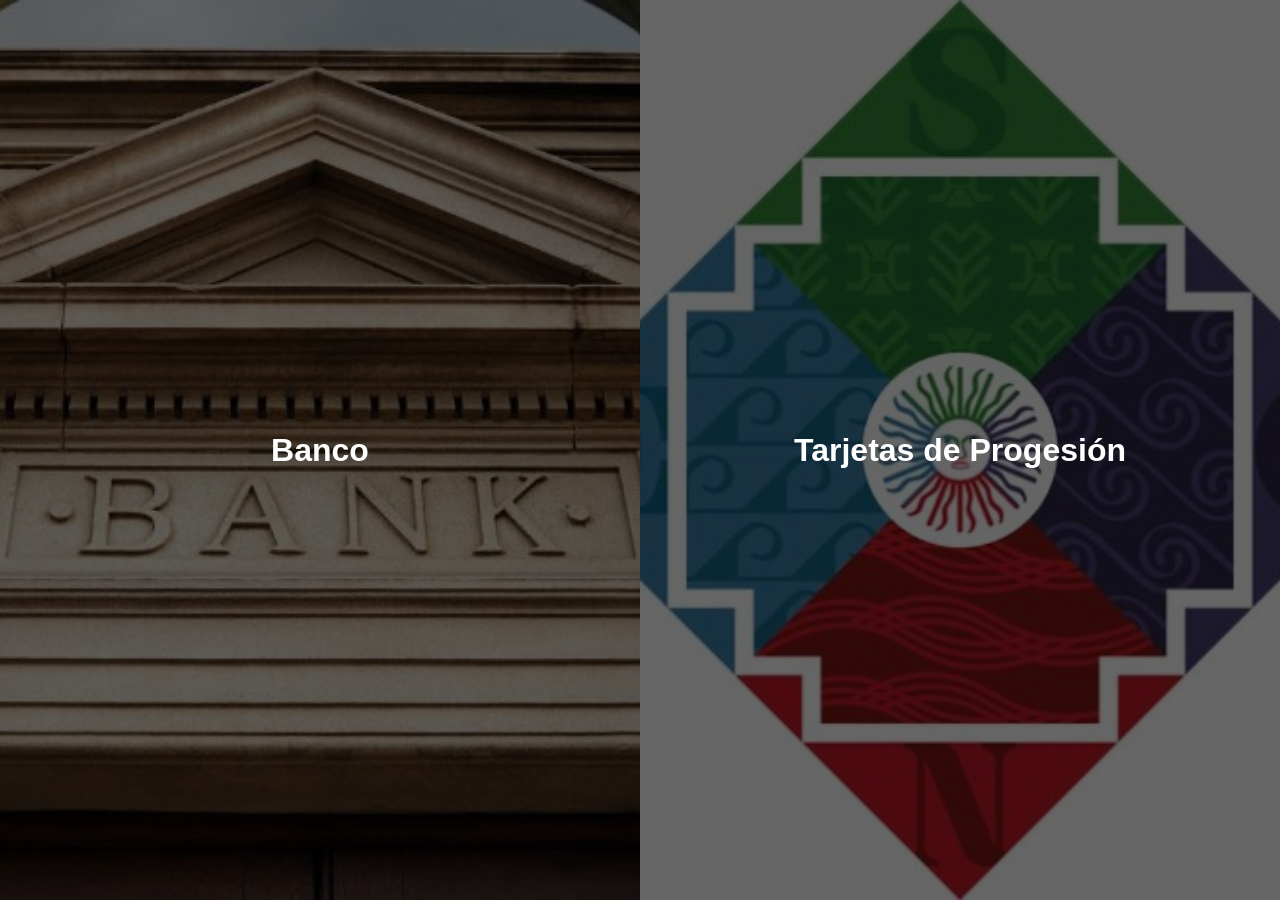
<file: index.html>
<!DOCTYPE html>
<html lang="es">
<head>
     <link rel="shortcut icon" href="bruja.ico">
    <meta charset="UTF-8">
    <meta name="viewport" content="width=device-width, initial-scale=1.0">
    <title>Página de Inicio</title>
    <style>
        body {
            margin: 0;
            padding: 0;
            height: 100vh;
            background-color: white;
            display: flex;
            justify-content: center;
            align-items: center;
        }
        .container {
            display: flex;
            width: 100%;
            height: 100%;
            flex-direction: row;
        }
        a {
            text-decoration: none;
            flex: 1;
            display: flex;
        }
        .button {
            display: flex;
            justify-content: center;
            align-items: center;
            font-size: 2rem;
            font-family: 'Segoe UI', Tahoma, Geneva, Verdana, sans-serif;
            font-weight: bold;
            color: white;
            text-decoration: none;
            border: none;
            cursor: pointer;
            position: relative;
            z-index: 1;
            width: 100%;
            height: 100%;
        }
        .blue {
            
        }
        .red {
            
        }
        .button.blue::before {
            content: '';
            position: absolute;
            top: 0;
            left: 0;
            right: 0;
            bottom: 0;
            background-image: url('Sprites/logosprogre.jpg');
            background-size: cover;
            background-position: center;
            filter: brightness(0.4);
            z-index: -1;
        }
        .button.red::before {
            content: '';
            position: absolute;
            top: 0;
            left: 0;
            right: 0;
            bottom: 0;
            background-image: url('Sprites/banco.jpg');
            background-size: cover;
            background-position: center;
            filter: brightness(0.4);
            z-index: -1;
        }
        .button:hover::before {
            filter: brightness(0.6);
        }
        .green {
            background-color: #4CAF50;
        }
        .button.green::before {
            content: '';
            position: absolute;
            top: 0;
            left: 0;
            right: 0;
            bottom: 0;
            background-color: #4CAF50;
            z-index: -1;
        }
        .button.green.unlocked::before {
            background-image: url('Sprites/anillio.png');
            background-size: cover;
            background-position: center;
            filter: brightness(0.6);
        }
        .button:disabled {
            opacity: 0.6;
            cursor: not-allowed;
        }
        .button:disabled:hover::before {
            filter: brightness(0.4);
        }
        @media (max-width: 768px) {
            .container {
                flex-direction: column;
            }
            .button {
                height: 50vh;
            }
        }
    </style>
</head>
<body>
    <div class="container">
        
        <a href="Banco.html"><button class="button red">Banco</button></a>
        <!--<a href="mapa.html"><button class="button green" id="unblockBtn" disabled>Mapa</button></a>
    --><a href="inicio.html"><button class="button blue">Tarjetas de Progesión</button></a>
    </div>

    <script>
        function actualizarTemporizador() {
            const botton = document.getElementById('unblockBtn');
            const ahora = new Date();
            const desbloqueo = new Date(2026, 6, 5, 0, 0, 0); // 4 de julio de 2026
            
            if (ahora >= desbloqueo) {
                // La fecha ha llegado, desbloquear el botón
                botton.disabled = false;
                botton.textContent = 'Mapa';
                botton.classList.add('unlocked');
               // Cambiar href según sea necesario
            } else {
                botton.classList.remove('unlocked');
                // Calcular tiempo restante
                const diferencia = desbloqueo - ahora;
                const dias = Math.floor(diferencia / (1000 * 60 * 60 * 24));
                const horas = Math.floor((diferencia % (1000 * 60 * 60 * 24)) / (1000 * 60 * 60));
                const minutos = Math.floor((diferencia % (1000 * 60 * 60)) / (1000 * 60));
                const segundos = Math.floor((diferencia % (1000 * 60)) / 1000);
                
                botton.textContent = `${dias}d ${horas}h ${minutos}m ${segundos}s`;
            }
        }
        
        // Actualizar inmediatamente y luego cada segundo
        actualizarTemporizador();
        setInterval(actualizarTemporizador, 1000);
    </script>
</html>
</file>
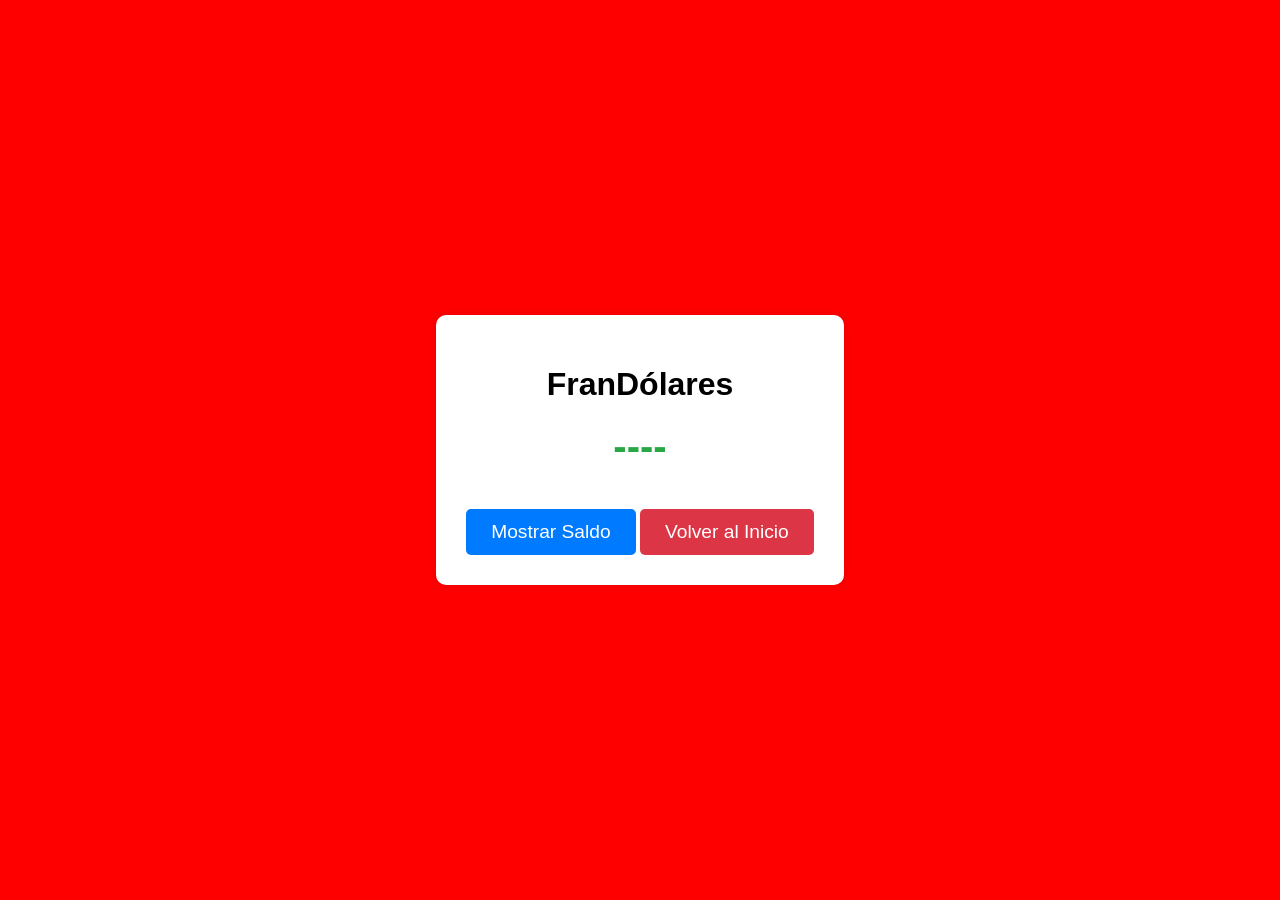
<file: codigo1.html>
<!DOCTYPE html>
<html lang="es">
<head>
     <link rel="shortcut icon" href="bruja.ico">
    <meta charset="UTF-8">
    <meta name="viewport" content="width=device-width, initial-scale=1.0">
    <title>Billetera Virtual Tobas</title>
    <style>
        body {
            font-family: Arial, sans-serif;
            text-align: center;
            background-color: #ff0000;
            background-image: url(''); /* Agrega aquí la URL de tu imagen de fondo */
            background-size: cover;
            background-position: center;
            margin: 0;
            padding: 0;
            height: 100vh;
            display: flex;
            justify-content: center;
            align-items: center;
        }
        .wallet-container {
            max-width: 600px;
            margin: 0 auto;
            background: white;
            padding: 20px;
            border-radius: 10px;
            box-shadow: 0 0 10px rgba(0,0,0,0.1);
        }
        .balance {
            font-size: 2rem;
            font-weight: bold;
            margin: 20px 0;
            color: #28a745;
        }
        button {
            padding: 10px 20px;
            background: #007bff;
            color: white;
            border: none;
            border-radius: 5px;
            cursor: pointer;
            font-size: 1rem;
        }
        button:hover {
            background: #0056b3;
        }
        .back-btn {
            display: inline-block;
            padding: 10px 20px;
            background: #dc3545;
            color: white;
            text-decoration: none;
            border-radius: 5px;
            font-size: 1rem;
            margin-top: 20px;
        }
        .back-btn:hover {
            background: #c82333;
        }
        @media (min-width: 768px) {
            .wallet-container {
                max-width: 800px;
                padding: 30px;
            }
            .balance {
                font-size: 2.5rem;
            }
            button, .back-btn {
                font-size: 1.2rem;
                padding: 12px 25px;
            }
        }
    </style>
</head>
<body>
    <div class="wallet-container">
        <h1>FranDólares</h1>
        
        <!-- Saldo -->
        <div class="balance" id="balance">----</div>
        <button id="toggleBtn">Mostrar Saldo</button>
        
        <a href="index.html" class="back-btn">Volver al Inicio</a>
    </div>
    
    <script>
        let saldoVisible = false;
        const saldoReal = 400; // Cambia este valor para personalizar el saldo inicial
        const balanceEl = document.getElementById('balance');
        const toggleBtn = document.getElementById('toggleBtn');
        
        toggleBtn.addEventListener('click', function() {
            if (saldoVisible) {
                balanceEl.textContent = '----';
                toggleBtn.textContent = 'Mostrar Saldo';
            } else {
                balanceEl.textContent = '$' + saldoReal;
                toggleBtn.textContent = 'Ocultar Saldo';
            }
            saldoVisible = !saldoVisible;
        });
    </script>
</body>
</html>
</file>
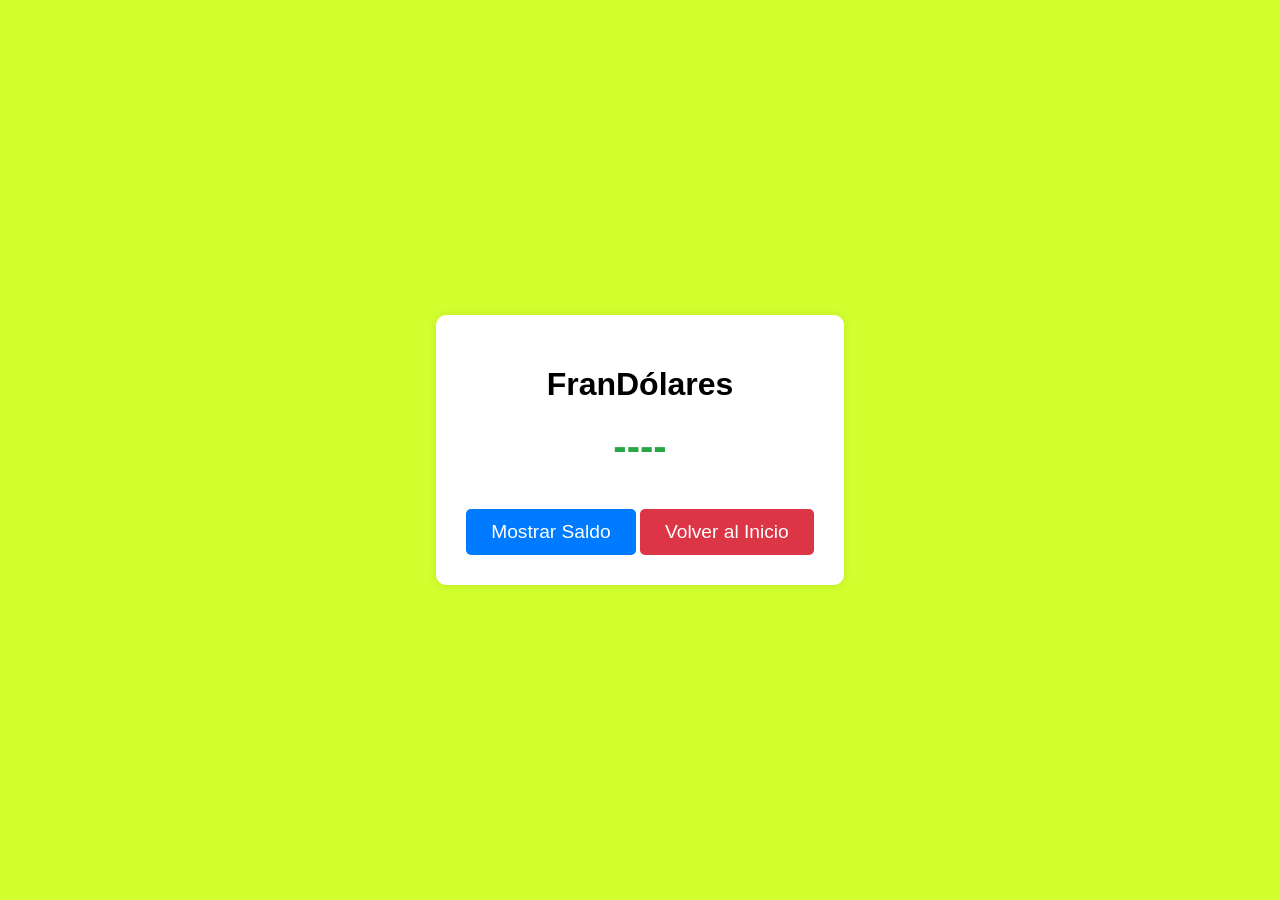
<file: codigo2.html>
<!DOCTYPE html>
<html lang="es">
<head>
     <link rel="shortcut icon" href="bruja.ico">
    <meta charset="UTF-8">
    <meta name="viewport" content="width=device-width, initial-scale=1.0">
    <title>Billetera Virtual Ranqueles</title>
    <style>
        body {
            font-family: Arial, sans-serif;
            text-align: center;
            background-color: #d2ff2e;
            background-image: url(''); /* Agrega aquí la URL de tu imagen de fondo */
            background-size: cover;
            background-position: center;
            margin: 0;
            padding: 0;
            height: 100vh;
            display: flex;
            justify-content: center;
            align-items: center;
        }
        .wallet-container {
            max-width: 600px;
            margin: 0 auto;
            background: white;
            padding: 20px;
            border-radius: 10px;
            box-shadow: 0 0 10px rgba(0,0,0,0.1);
        }
        .balance {
            font-size: 2rem;
            font-weight: bold;
            margin: 20px 0;
            color: #28a745;
        }
        button {
            padding: 10px 20px;
            background: #007bff;
            color: white;
            border: none;
            border-radius: 5px;
            cursor: pointer;
            font-size: 1rem;
        }
        button:hover {
            background: #0056b3;
        }
        .back-btn {
            display: inline-block;
            padding: 10px 20px;
            background: #dc3545;
            color: white;
            text-decoration: none;
            border-radius: 5px;
            font-size: 1rem;
            margin-top: 20px;
        }
        .back-btn:hover {
            background: #c82333;
        }
        @media (min-width: 768px) {
            .wallet-container {
                max-width: 800px;
                padding: 30px;
            }
            .balance {
                font-size: 2.5rem;
            }
            button, .back-btn {
                font-size: 1.2rem;
                padding: 12px 25px;
            }
        }
    </style>
</head>
<body>
    <div class="wallet-container">
        <h1>FranDólares</h1>
        
        <!-- Saldo -->
        <div class="balance" id="balance">----</div>
        <button id="toggleBtn">Mostrar Saldo</button>
        
        <a href="index.html" class="back-btn">Volver al Inicio</a>
    </div>
    
    <script>
        let saldoVisible = false;
        const saldoReal = 500; // Cambia este valor para personalizar el saldo inicial
        const balanceEl = document.getElementById('balance');
        const toggleBtn = document.getElementById('toggleBtn');
        
        toggleBtn.addEventListener('click', function() {
            if (saldoVisible) {
                balanceEl.textContent = '----';
                toggleBtn.textContent = 'Mostrar Saldo';
            } else {
                balanceEl.textContent = '$' + saldoReal;
                toggleBtn.textContent = 'Ocultar Saldo';
            }
            saldoVisible = !saldoVisible;
        });
    </script>
</body>
</html>
</file>
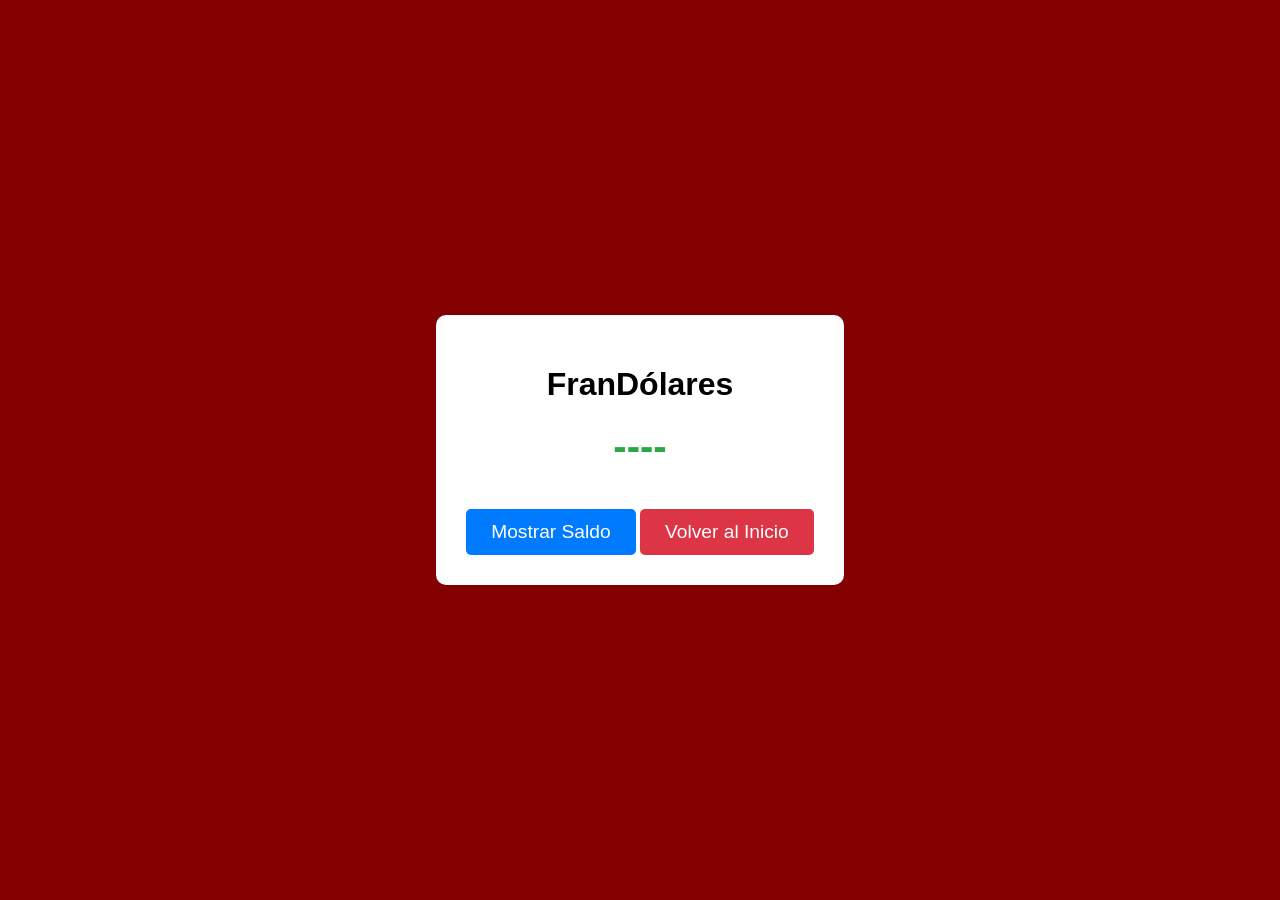
<file: codigo3.html>
<!DOCTYPE html>
<html lang="es">
<head>
     <link rel="shortcut icon" href="bruja.ico">
    <meta charset="UTF-8">
    <meta name="viewport" content="width=device-width, initial-scale=1.0">
    <title>Billetera Virtual Querandíes</title>
    <style>
        body {
            font-family: Arial, sans-serif;
            text-align: center;
            background-color: #850000;
            background-image: url(''); /* Agrega aquí la URL de tu imagen de fondo */
            background-size: cover;
            background-position: center;
            margin: 0;
            padding: 0;
            height: 100vh;
            display: flex;
            justify-content: center;
            align-items: center;
        }
        .wallet-container {
            max-width: 600px;
            margin: 0 auto;
            background: white;
            padding: 20px;
            border-radius: 10px;
            box-shadow: 0 0 10px rgba(0,0,0,0.1);
        }
        .balance {
            font-size: 2rem;
            font-weight: bold;
            margin: 20px 0;
            color: #28a745;
        }
        button {
            padding: 10px 20px;
            background: #007bff;
            color: white;
            border: none;
            border-radius: 5px;
            cursor: pointer;
            font-size: 1rem;
        }
        button:hover {
            background: #0056b3;
        }
        .back-btn {
            display: inline-block;
            padding: 10px 20px;
            background: #dc3545;
            color: white;
            text-decoration: none;
            border-radius: 5px;
            font-size: 1rem;
            margin-top: 20px;
        }
        .back-btn:hover {
            background: #c82333;
        }
        @media (min-width: 768px) {
            .wallet-container {
                max-width: 800px;
                padding: 30px;
            }
            .balance {
                font-size: 2.5rem;
            }
            button, .back-btn {
                font-size: 1.2rem;
                padding: 12px 25px;
            }
        }
    </style>
</head>
<body>
    <div class="wallet-container">
        <h1>FranDólares</h1>
        
        <!-- Saldo -->
        <div class="balance" id="balance">----</div>
        <button id="toggleBtn">Mostrar Saldo</button>
        
        <a href="index.html" class="back-btn">Volver al Inicio</a>
    </div>
    
    <script>
        let saldoVisible = false;
        const saldoReal = 300; // Cambia este valor para personalizar el saldo inicial
        const balanceEl = document.getElementById('balance');
        const toggleBtn = document.getElementById('toggleBtn');
        
        toggleBtn.addEventListener('click', function() {
            if (saldoVisible) {
                balanceEl.textContent = '----';
                toggleBtn.textContent = 'Mostrar Saldo';
            } else {
                balanceEl.textContent = '$' + saldoReal;
                toggleBtn.textContent = 'Ocultar Saldo';
            }
            saldoVisible = !saldoVisible;
        });
    </script>
</body>
</html>
</file>
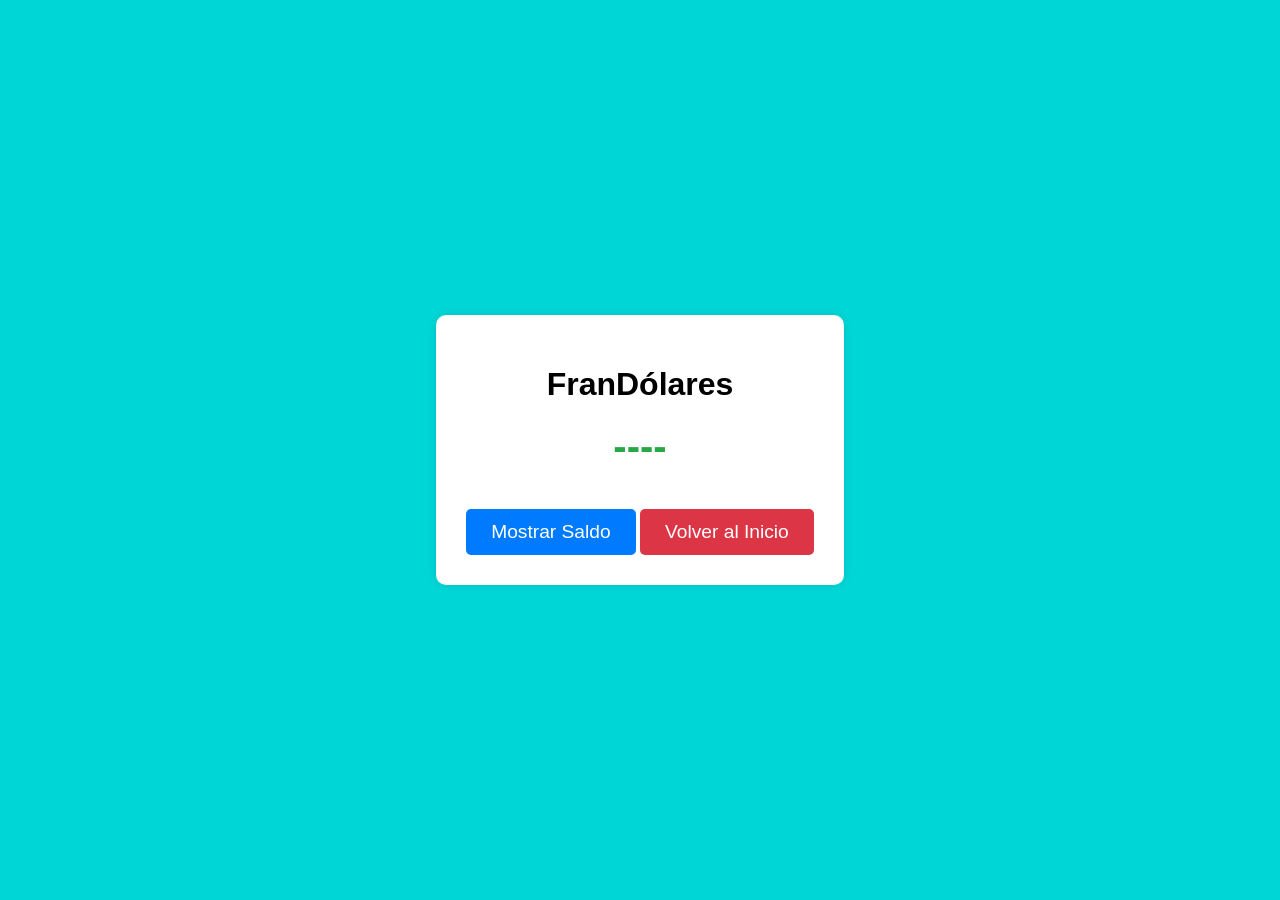
<file: codigo4.html>
<!DOCTYPE html>
<html lang="es">
<head>
     <link rel="shortcut icon" href="bruja.ico">
    <meta charset="UTF-8">
    <meta name="viewport" content="width=device-width, initial-scale=1.0">
    <title>Billetera Virtual Guaraníes</title>
    <style>
        body {
            font-family: Arial, sans-serif;
            text-align: center;
            background-color: #00d6d6;
            background-image: url(''); /* Agrega aquí la URL de tu imagen de fondo */
            background-size: cover;
            background-position: center;
            margin: 0;
            padding: 0;
            height: 100vh;
            display: flex;
            justify-content: center;
            align-items: center;
        }
        .wallet-container {
            max-width: 600px;
            margin: 0 auto;
            background: white;
            padding: 20px;
            border-radius: 10px;
            box-shadow: 0 0 10px rgba(0,0,0,0.1);
        }
        .balance {
            font-size: 2rem;
            font-weight: bold;
            margin: 20px 0;
            color: #28a745;
        }
        button {
            padding: 10px 20px;
            background: #007bff;
            color: white;
            border: none;
            border-radius: 5px;
            cursor: pointer;
            font-size: 1rem;
        }
        button:hover {
            background: #0056b3;
        }
        .back-btn {
            display: inline-block;
            padding: 10px 20px;
            background: #dc3545;
            color: white;
            text-decoration: none;
            border-radius: 5px;
            font-size: 1rem;
            margin-top: 20px;
        }
        .back-btn:hover {
            background: #c82333;
        }
        @media (min-width: 768px) {
            .wallet-container {
                max-width: 800px;
                padding: 30px;
            }
            .balance {
                font-size: 2.5rem;
            }
            button, .back-btn {
                font-size: 1.2rem;
                padding: 12px 25px;
            }
        }
    </style>
</head>
<body>
    <div class="wallet-container">
        <h1>FranDólares</h1>
        
        <!-- Saldo -->
        <div class="balance" id="balance">----</div>
        <button id="toggleBtn">Mostrar Saldo</button>
        
        <a href="index.html" class="back-btn">Volver al Inicio</a>
    </div>
    
    <script>
        let saldoVisible = false;
        const saldoReal = 200; // Cambia este valor para personalizar el saldo inicial
        const balanceEl = document.getElementById('balance');
        const toggleBtn = document.getElementById('toggleBtn');
        
        toggleBtn.addEventListener('click', function() {
            if (saldoVisible) {
                balanceEl.textContent = '----';
                toggleBtn.textContent = 'Mostrar Saldo';
            } else {
                balanceEl.textContent = '$' + saldoReal;
                toggleBtn.textContent = 'Ocultar Saldo';
            }
            saldoVisible = !saldoVisible;
        });
    </script>
</body>
</html>
</file>
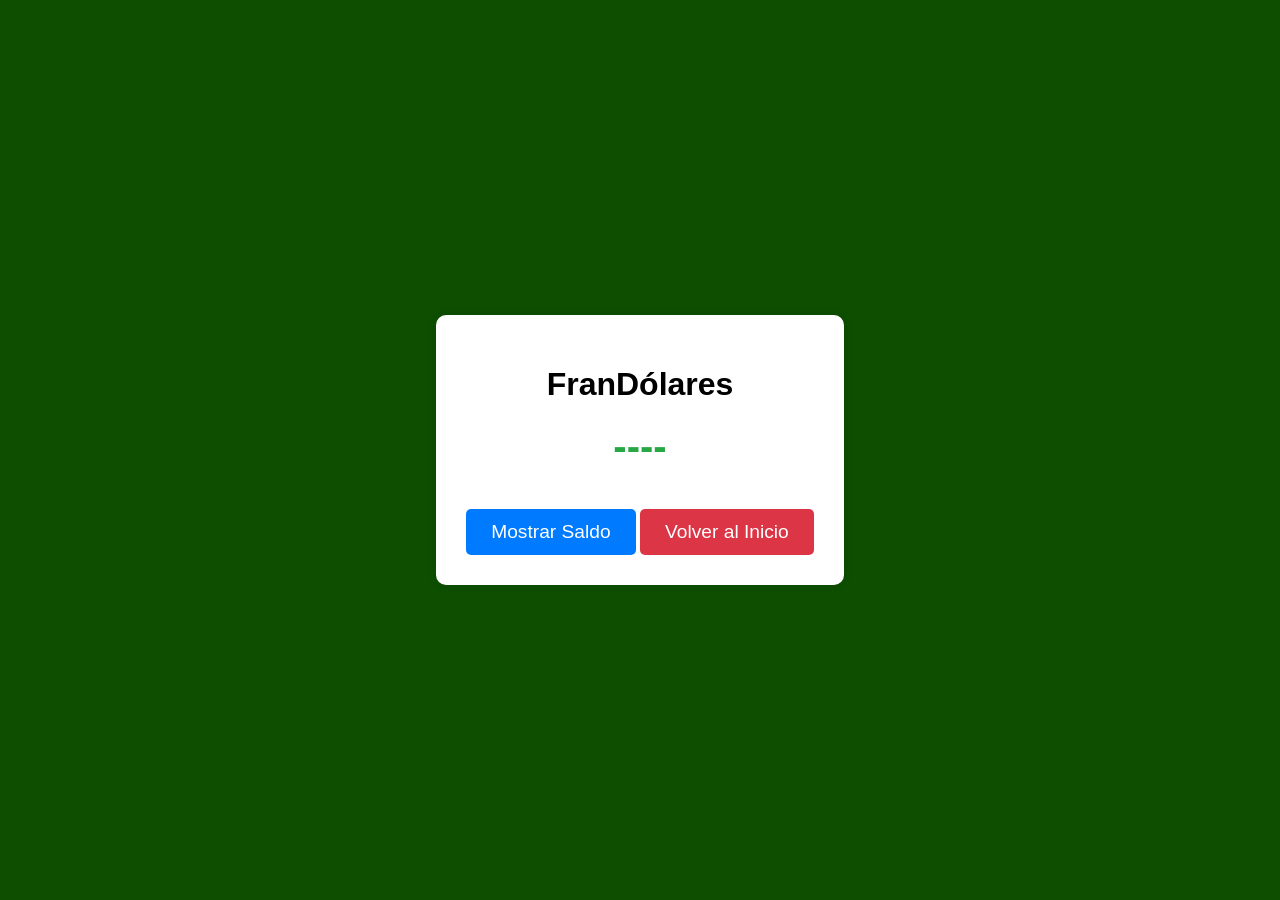
<file: codigo5.html>
<!DOCTYPE html>
<html lang="es">
<head>
     <link rel="shortcut icon" href="bruja.ico">
    <meta charset="UTF-8">
    <meta name="viewport" content="width=device-width, initial-scale=1.0">
    <title>Billetera Virtual Wichis</title>
    <style>
        body {
            font-family: Arial, sans-serif;
            text-align: center;
            background-color: #0d4e00;
            background-image: url(''); /* Agrega aquí la URL de tu imagen de fondo */
            background-size: cover;
            background-position: center;
            margin: 0;
            padding: 0;
            height: 100vh;
            display: flex;
            justify-content: center;
            align-items: center;
        }
        .wallet-container {
            max-width: 600px;
            margin: 0 auto;
            background: white;
            padding: 20px;
            border-radius: 10px;
            box-shadow: 0 0 10px rgba(0,0,0,0.1);
        }
        .balance {
            font-size: 2rem;
            font-weight: bold;
            margin: 20px 0;
            color: #28a745;
        }
        button {
            padding: 10px 20px;
            background: #007bff;
            color: white;
            border: none;
            border-radius: 5px;
            cursor: pointer;
            font-size: 1rem;
        }
        button:hover {
            background: #0056b3;
        }
        .back-btn {
            display: inline-block;
            padding: 10px 20px;
            background: #dc3545;
            color: white;
            text-decoration: none;
            border-radius: 5px;
            font-size: 1rem;
            margin-top: 20px;
        }
        .back-btn:hover {
            background: #c82333;
        }
        @media (min-width: 768px) {
            .wallet-container {
                max-width: 800px;
                padding: 30px;
            }
            .balance {
                font-size: 2.5rem;
            }
            button, .back-btn {
                font-size: 1.2rem;
                padding: 12px 25px;
            }
        }
    </style>
</head>
<body>
    <div class="wallet-container">
        <h1>FranDólares</h1>
        
        <!-- Saldo -->
        <div class="balance" id="balance">----</div>
        <button id="toggleBtn">Mostrar Saldo</button>
        
        <a href="index.html" class="back-btn">Volver al Inicio</a>
    </div>
    
    <script>
        let saldoVisible = false;
        const saldoReal = 1752; // Cambia este valor para personalizar el saldo inicial
        const balanceEl = document.getElementById('balance');
        const toggleBtn = document.getElementById('toggleBtn');
        
        toggleBtn.addEventListener('click', function() {
            if (saldoVisible) {
                balanceEl.textContent = '----';
                toggleBtn.textContent = 'Mostrar Saldo';
            } else {
                balanceEl.textContent = '$' + saldoReal;
                toggleBtn.textContent = 'Ocultar Saldo';
            }
            saldoVisible = !saldoVisible;
        });
    </script>
</body>
</html>
</file>
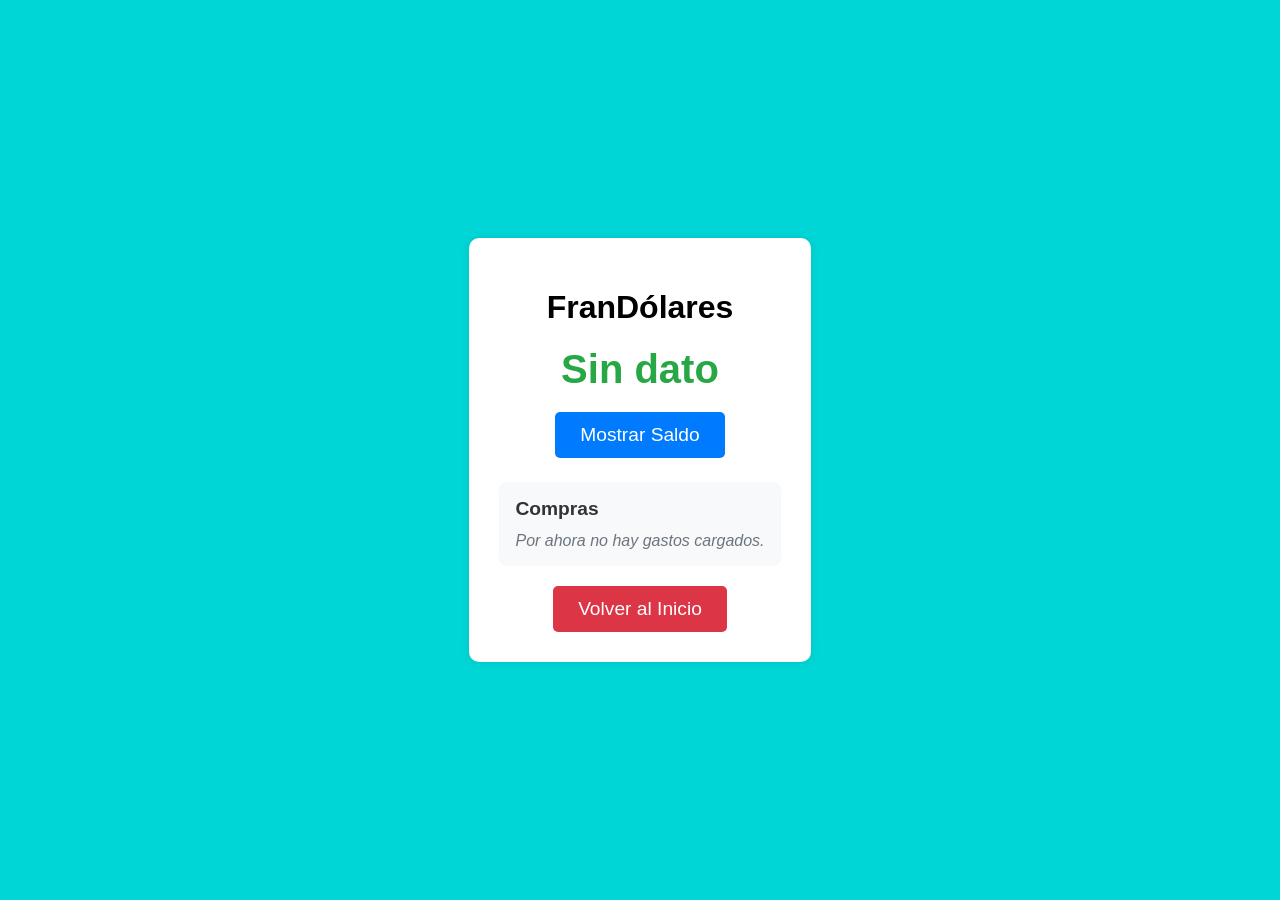
<file: Guaranies.html>
<!DOCTYPE html>
<html lang="es">
<head>
     <link rel="shortcut icon" href="bruja.ico">
    <meta charset="UTF-8">
    <meta name="viewport" content="width=device-width, initial-scale=1.0">
    <title>Billetera Virtual Guaraníes</title>
    <style>
        body {
            font-family: Arial, sans-serif;
            text-align: center;
            background-color: #00d6d6;
            background-image: url(''); /* Agrega aquí la URL de tu imagen de fondo */
            background-size: cover;
            background-position: center;
            margin: 0;
            padding: 0;
            height: 100vh;
            display: flex;
            justify-content: center;
            align-items: center;
        }
        .wallet-container {
            max-width: 600px;
            margin: 0 auto;
            background: white;
            padding: 20px;
            border-radius: 10px;
            box-shadow: 0 0 10px rgba(0,0,0,0.1);
        }
        .balance {
            font-size: 2rem;
            font-weight: bold;
            margin: 20px 0;
            color: #28a745;
        }
        button {
            padding: 10px 20px;
            background: #007bff;
            color: white;
            border: none;
            border-radius: 5px;
            cursor: pointer;
            font-size: 1rem;
        }
        button:hover {
            background: #0056b3;
        }
        .back-btn {
            display: inline-block;
            padding: 10px 20px;
            background: #dc3545;
            color: white;
            text-decoration: none;
            border-radius: 5px;
            font-size: 1rem;
            margin-top: 20px;
        }
        .back-btn:hover {
            background: #c82333;
        }
        .expenses-section {
            margin-top: 24px;
            padding: 16px;
            background: #f8f9fa;
            border-radius: 8px;
            text-align: left;
        }
        .expenses-section h2 {
            margin: 0 0 12px;
            font-size: 1.2rem;
            color: #333;
        }
        .expenses-list {
            list-style: none;
            padding: 0;
            margin: 0;
            display: grid;
            gap: 8px;
        }
        .expense-item {
            display: flex;
            justify-content: space-between;
            align-items: center;
            padding: 10px 12px;
            background: white;
            border-radius: 6px;
            box-shadow: 0 1px 3px rgba(0,0,0,0.08);
        }
        .expense-name {
            font-weight: 600;
            color: #333;
        }
        .expense-amount {
            color: #dc3545;
            font-weight: bold;
        }
        .expense-empty {
            color: #6c757d;
            font-style: italic;
        }
        @media (min-width: 768px) {
            .wallet-container {
                max-width: 800px;
                padding: 30px;
            }
            .balance {
                font-size: 2.5rem;
            }
            button, .back-btn {
                font-size: 1.2rem;
                padding: 12px 25px;
            }
        }
    </style>
</head>
<body>
    <div class="wallet-container">
        <h1>FranDólares</h1>
        
        <!-- Saldo -->
        <div class="balance" id="balance">----</div>
        <button id="toggleBtn">Mostrar Saldo</button>

        <div class="expenses-section">
            <h2>Compras</h2>
            <ul id="expensesList" class="expenses-list">
                <li class="expense-empty">Cargando gastos...</li>
            </ul>
        </div>
        
        <a href="index.html" class="back-btn">Volver al Inicio</a>
    </div>
    <script src="banco-fd.js"></script>
</body>
</html>
</file>
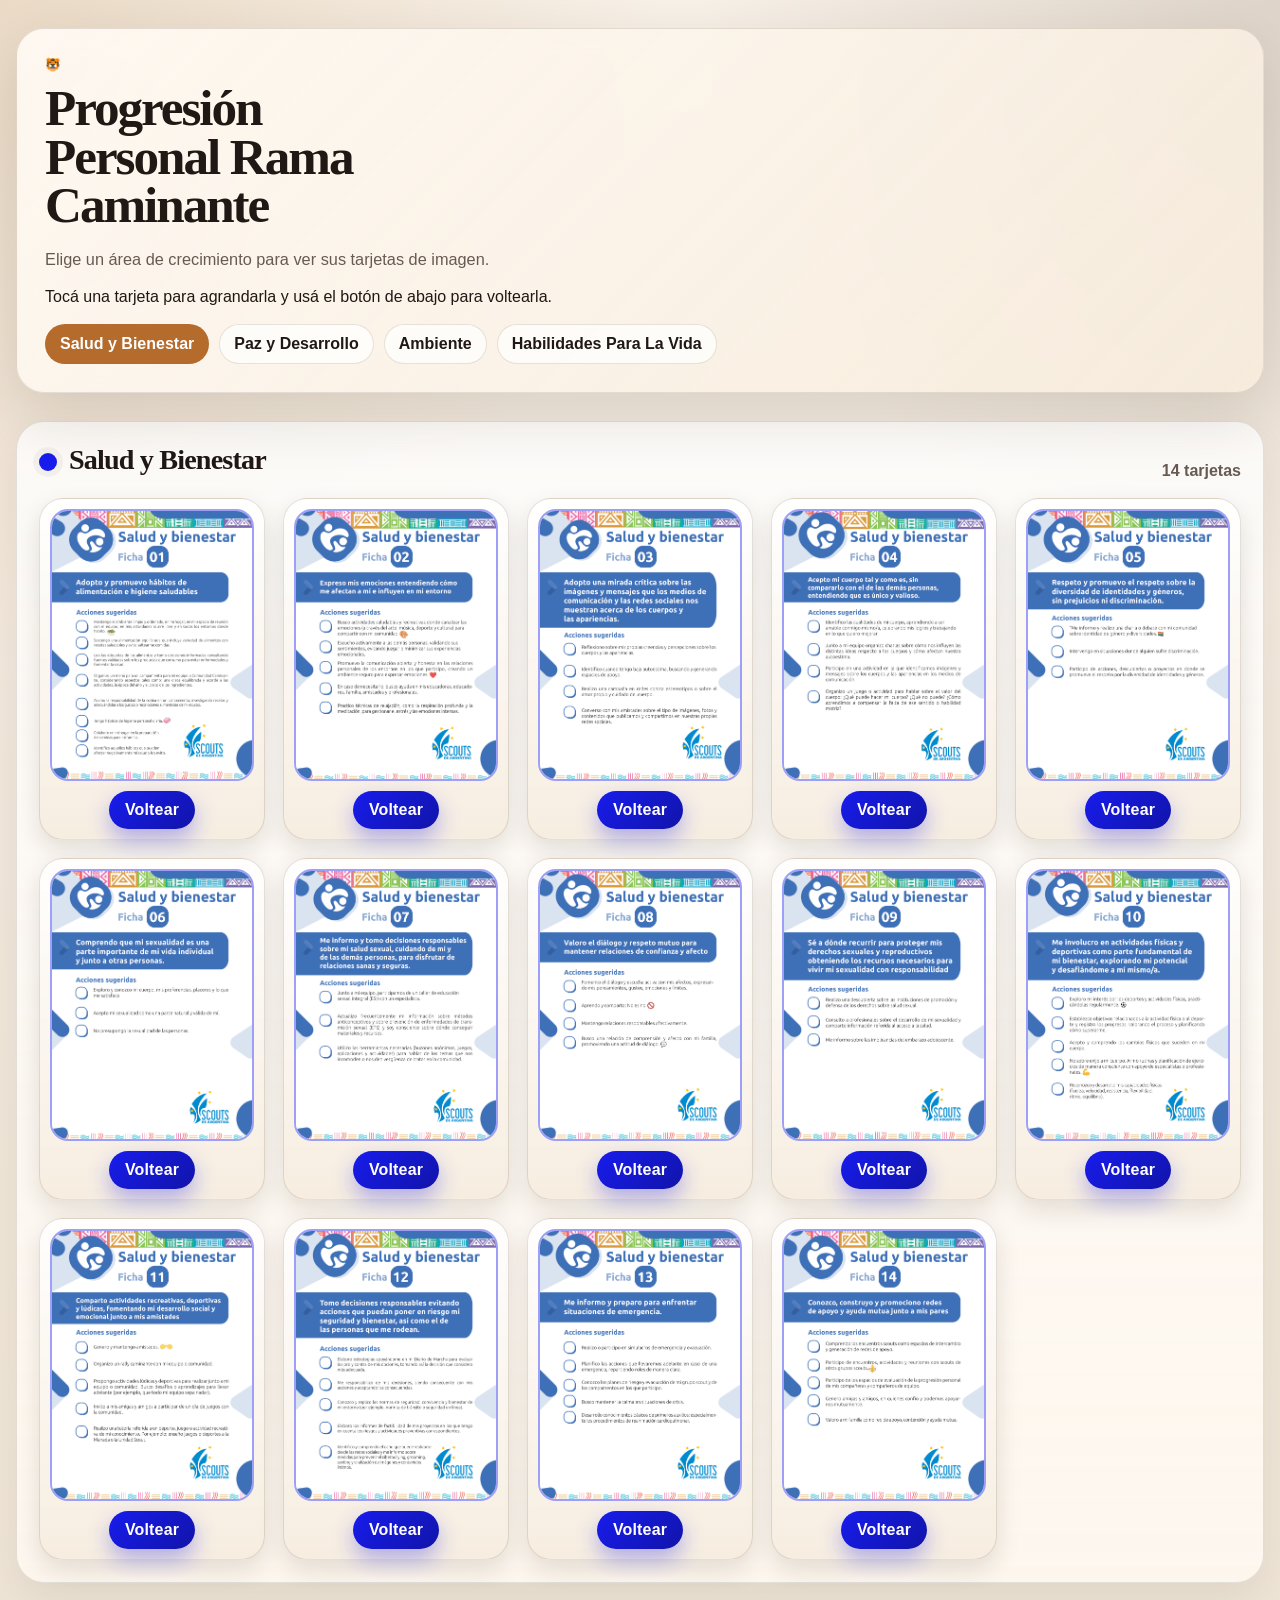
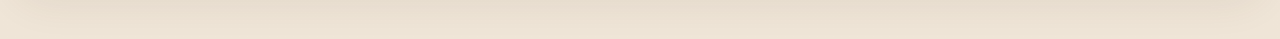
<file: inicio.html>
<!DOCTYPE html>
<html lang="es">
<head>
    <link rel="shortcut icon" href="bruja.ico">
    <meta charset="UTF-8">
    <meta name="viewport" content="width=device-width, initial-scale=1.0">
    <title>Tarjetas de Progresión</title>
    <link rel="stylesheet" href="styles.css">
</head>
<body>
    <div class="page-shell">
        <header class="hero">
            <div class="hero-copy">
                <p class="eyebrow">🐯</p>
                <h1>Progresión Personal Rama Caminante</h1>
                <p class="hero-text">
                    Elige un área de crecimiento para ver sus tarjetas de imagen.
                <p>    Tocá una tarjeta para agrandarla y usá el botón de abajo para voltearla.
                </p>
                <div class="filter-bar" id="categoryFilters" aria-label="Filtros por categoría">

                </div>
            </div>
        </header>

        <main id="categories" class="categories-grid" aria-label="Tarjetas por categoría">

        </main>
    </div>

    <div id="fullscreenBackdrop" class="fullscreen-backdrop" hidden></div>

    <script src="app.js"></script>
</body>
</html>
</file>
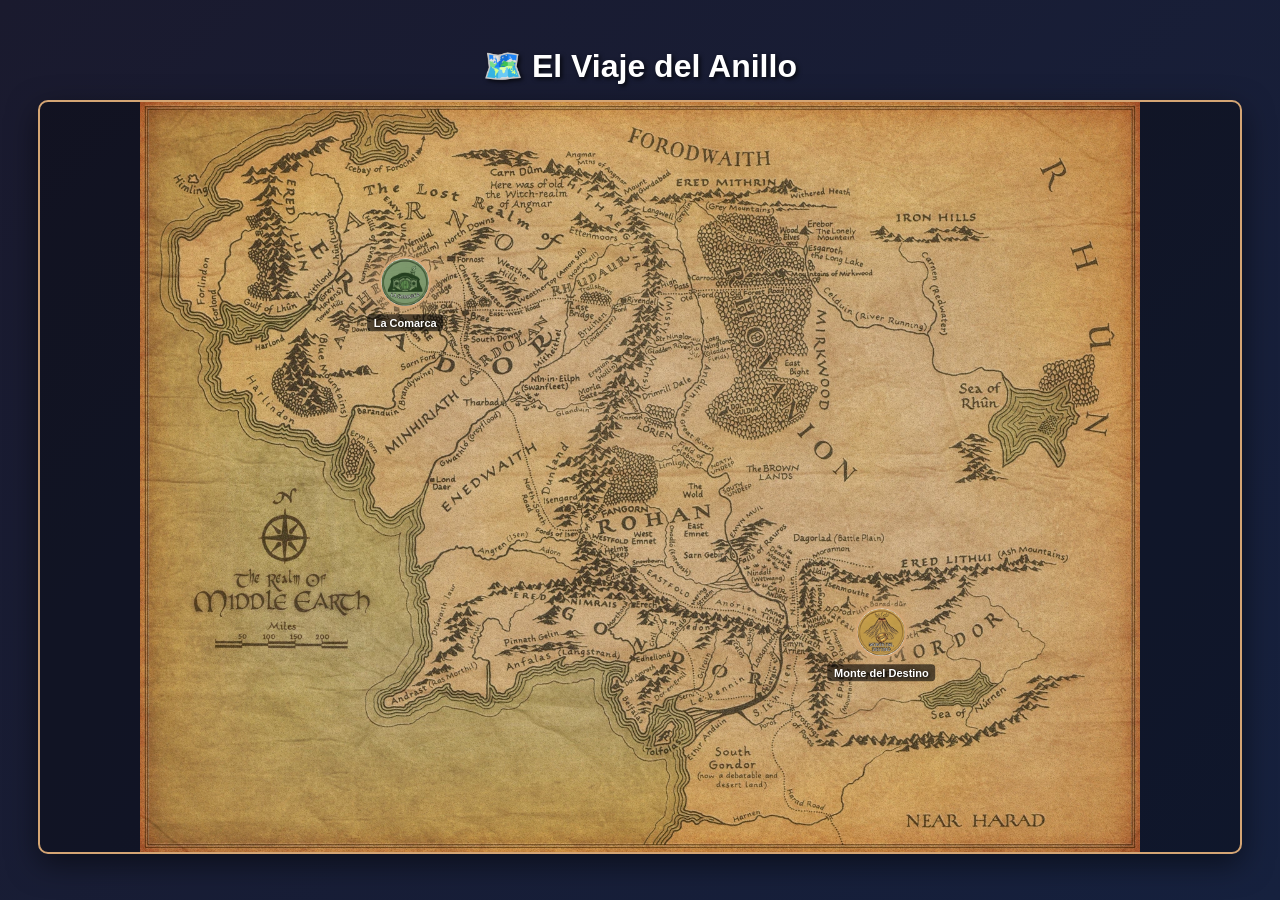
<file: mapa.html>
<!DOCTYPE html>
<html lang="es">
<head>
    <link rel="shortcut icon" href="bruja.ico">
    <meta charset="UTF-8">
    <meta name="viewport" content="width=device-width, initial-scale=1.0">
    <meta name="apple-mobile-web-app-capable" content="yes">
    <meta name="screen-orientation" content="landscape">
    <title>Mapa del Viaje - El Señor de los Anillos</title>
    <style>
        html, body {
            margin: 0;
            padding: 0;
            width: 100%;
            height: 100%;
            /* Permitir scroll si el usuario hace zoom */
            overflow: auto; 
            user-select: none;
            -webkit-user-select: none;
            -webkit-touch-callout: none;
        }

        body {
            padding: 20px;
            background: linear-gradient(135deg, #1a1a2e 0%, #16213e 100%);
            font-family: 'Segoe UI', Tahoma, Geneva, Verdana, sans-serif;
            color: white;
            box-sizing: border-box;
            display: flex;
            align-items: center;
            justify-content: center;
        }

        .container {
            width: 100%;
            max-width: 1200px;
            height: 100%;
            max-height: calc(100vh - 40px);
            display: flex;
            flex-direction: column;
            align-items: center;
            justify-content: center;
        }

        h1 {
            text-align: center;
            margin: 0 0 15px 0;
            text-shadow: 2px 2px 4px rgba(0,0,0,0.7);
            font-size: 2rem;
        }

        .map-container {
            position: relative;
            width: 100%;
            max-height: calc(100vh - 120px);
            aspect-ratio: 1024 / 640; 
            background-image: url('Sprites/mapa.webp');
            background-size: contain; 
            background-repeat: no-repeat;
            background-position: center;
            border: 2px solid #d4a574;
            border-radius: 10px;
            box-shadow: 0 10px 30px rgba(0,0,0,0.5);
            background-color: rgba(0, 0, 0, 0.3);
            /* Habilita contenedor de consultas si se quiere usar cqw en el futuro */
            container-type: inline-size; 
        }

        svg {
            position: absolute;
            top: 0;
            left: 0;
            width: 100%;
            height: 100%;
            pointer-events: none;
        }

        .nodes-container {
            position: absolute;
            top: 0;
            left: 0;
            width: 100%;
            height: 100%;
            z-index: 10;
        }

        .node {
            position: absolute;
            display: flex;
            flex-direction: column;
            align-items: center;
            transform: translate(-50%, -50%);
            cursor: pointer;
            transition: transform 0.3s ease, opacity 0.3s ease;
            z-index: 20;
        }

        .node.undiscovered {
            opacity: 0;
            pointer-events: none;
        }

        /* SOLUCIÓN ESCALA: El tamaño del nodo ahora se basa en el ancho de pantalla (vw).
           Se definen límites con min() y max() para que no crezca o encoja infinitamente.
        */
        .node-circle {
            width: max(26px, min(4vw, 48px));
            height: max(26px, min(4vw, 48px));
            border-radius: 50%;
            display: flex;
            align-items: center;
            justify-content: center;
            border: calc(1px + 0.1vw) solid #d4a574;
            background: rgba(212, 165, 116, 0.2);
            transition: all 0.3s ease;
            box-shadow: 0 0 15px rgba(212, 165, 116, 0.5);
            overflow: hidden;
        }

        .node-circle img {
            width: 100%;
            height: 100%;
            object-fit: cover;
            display: block;
        }

        .node.discovered .node-circle {
            background: rgba(212, 165, 116, 0.8);
            box-shadow: 0 0 25px rgba(212, 165, 116, 1);
        }

        /* Texto proporcional al tamaño de la pantalla */
        .node-label {
            margin-top: 0.5vw;
            text-align: center;
            font-size: max(8px, min(0.9vw, 11px));
            font-weight: bold;
            white-space: nowrap; 
            text-shadow: 1px 1px 3px rgba(0,0,0,0.9);
            color: #fff;
            background: rgba(0, 0, 0, 0.6); 
            padding: 0.2vw 0.5vw;
            border-radius: 4px;
        }

        .node:hover .node-circle {
            transform: scale(1.15);
        }

        /* Ajuste de escala para las nubes de bloqueo */
        .cloud {
            position: absolute;
            width: max(34px, min(5vw, 70px));
            height: auto;
            opacity: 0.95;
            transition: opacity 0.3s ease;
            filter: drop-shadow(0 0 3px rgba(0,0,0,0.5));
        }

        .node.discovered .cloud {
            opacity: 0;
            pointer-events: none;
        }

        /* Aviso de orientación */
        .orientation-warning {
            display: none;
            position: fixed;
            top: 0;
            left: 0;
            right: 0;
            bottom: 0;
            background: rgba(0, 0, 0, 0.9);
            z-index: 9999;
            flex-direction: column;
            align-items: center;
            justify-content: center;
            text-align: center;
            color: white;
            font-size: 24px;
            padding: 20px;
        }

        .orientation-warning.active {
            display: flex;
        }

        .orientation-warning .emoji {
            font-size: 80px;
            margin-bottom: 20px;
            animation: rotate 2s infinite;
        }

        @keyframes rotate {
            0%, 100% { transform: rotate(0deg); }
            50% { transform: rotate(90deg); }
        }

        @media (max-width: 768px) {
            body { padding: 5px; }
            h1 { font-size: 1.3rem; margin-bottom: 5px; }
            .container {
                width: 100%;
                max-width: none;
            }
            .map-container {
                width: 100vw;
                max-width: none;
                max-height: calc(100vh - 60px);
                overflow: visible; /* Permite scroll interno si se amplía la imagen */
            }
        }

        @media (max-width: 768px) and (orientation: portrait) {
            body {
                display: block;
                padding: 0;
                overflow: hidden;
            }

            .container {
                position: absolute;
                top: 0;
                left: 0;
                width: 100vh;
                height: 100vw;
                max-width: none;
                max-height: none;
                justify-content: flex-start;
                align-items: stretch;
                transform: rotate(90deg) translateY(-100vw);
                transform-origin: top left;
            }

            h1 {
                margin-bottom: 6px;
            }

            .map-container {
                width: calc(100% - 10px);
                max-width: none;
                max-height: none;
                aspect-ratio: 1024 / 640;
                height: auto;
            }

            .orientation-warning {
                display: none !important;
            }
        }
    </style>
</head>
<body>
    <div class="orientation-warning" id="orientationWarning">
        <div class="emoji">📱</div>
        <p>Por favor gira tu dispositivo</p>
        <p>a orientación horizontal</p>
    </div>
    
    <div class="container">
        <h1>🗺️ El Viaje del Anillo</h1>
        <div class="map-container">
            <div class="nodes-container" id="nodesContainer"></div>
        </div>
    </div>

    <script>
        const nodos = {
            comillo: {
                nombre: 'La Comarca',
                x: 30.43, 
                y: 25.56,  
                emoji: '🏡',
                img: 'Sprites/insignias/Comarca.png',
                descubierto: true
            },
            bree: {
                nombre: 'Bree',
                x: 37.25, 
                y: 25.12,  
                emoji: '🏘️',
                img: 'Sprites/insignias/Bree.png',
                descubierto: false
            },
            Bruinen: {
                nombre: 'Bruinen',
                x: 43.00, 
                y: 25.00,
                emoji: '🏰',
                img: 'Sprites/insignias/Bruinen.png',
                descubierto: false
            },
            Rivendell: {
                nombre: 'Rivendell',
                x: 48.82,
                y: 23.12,
                emoji: '🌳',
                img: 'Sprites/insignias/Rivendell.png',
                descubierto: false
            },
            Caradhras: {
                nombre: 'Caradhras',
                x: 52.75,
                y: 37.75,
                emoji: '⛰️',
                img: 'Sprites/insignias/Caradhras.png',
                descubierto: false
            },
            Moria : {
                nombre: 'Minas Moria',
                x: 45.92,
                y: 42.00,
                emoji: '⛏️',
                img: 'Sprites/insignias/MinasMoria.png',
                descubierto: false
            },
            helm: {
                nombre: 'Abismo de Helm',
                x: 46.87,
                y: 58.87,
                emoji: '🌋',
                img: 'Sprites/insignias/AbismoDeHelm.png',
                descubierto: false
            },
            amon: {
                nombre: 'Amon Hen',
                x: 58.50,
                y: 60.12,
                emoji: '🐎',
                img: 'Sprites/insignias/AmonHen.png',
                descubierto: false
            },
            minasT: {
                nombre: 'Minas Tirith',
                x: 60.40,
                y: 78.18,
                emoji: '🌋',
                img: 'Sprites/insignias/MinasTirith.png',
                descubierto: false
            },
            Tunels: {
                nombre: 'Shelob',
                x: 65.31,
                y: 65.12,
                emoji: '🏯',
                img: 'Sprites/insignias/Shelob.png',
                descubierto: false
            },
            bpuerta: {
                nombre: 'Monte del Destino',
                x: 70.12,
                y: 72.25,
                emoji: '⛏️',
                img: 'Sprites/insignias/MonteDelDestino.png',
                descubierto: true
            }
        };

        function inicializarMapa() {
            const container = document.getElementById('nodesContainer');
            container.innerHTML = '';

            Object.entries(nodos).forEach(([id, nodo]) => {
                const nodeEl = document.createElement('div');
                nodeEl.className = `node ${nodo.descubierto ? 'discovered' : 'undiscovered'}`;
                nodeEl.id = `node-${id}`;
                
                nodeEl.style.left = nodo.x + '%';
                nodeEl.style.top = nodo.y + '%';
                
                nodeEl.innerHTML = `
                    <div class="node-circle">
                        ${nodo.img ? `<img src="${nodo.img}" alt="${nodo.nombre}"/>` : nodo.emoji}
                    </div>
                    <svg class="cloud" viewBox="0 0 80 60">
                        <path d="M 20 40 Q 10 40 10 30 Q 10 15 20 15 Q 25 5 35 5 Q 50 5 55 20 Q 70 20 70 30 Q 70 40 60 40 Z" fill="rgba(100, 100, 100, 0.9)"/>
                    </svg>
                    <div class="node-label">${nodo.nombre}</div>
                `;
                container.appendChild(nodeEl);
            });
        }

        function guardarProgreso() {
            const progreso = {};
            Object.entries(nodos).forEach(([id, nodo]) => {
                progreso[id] = nodo.descubierto;
            });
            localStorage.setItem('mapaProgreso', JSON.stringify(progreso));
        }

        function cargarProgreso() {
            const progreso = localStorage.getItem('mapaProgreso');
            if (progreso) {
                const estado = JSON.parse(progreso);
                Object.entries(estado).forEach(([id, descubierto]) => {
                    if (nodos[id]) {
                        nodos[id].descubierto = descubierto;
                    }
                });
            }
        }

        cargarProgreso();
        inicializarMapa();

        function checkOrientation() {
            const warning = document.getElementById('orientationWarning');
            const isMobile = /Android|webOS|iPhone|iPad|iPod|BlackBerry|IEMobile|Opera Mini/i.test(navigator.userAgent);
            
            if (isMobile) {
                if (window.innerHeight > window.innerWidth) {
                    warning.classList.add('active');
                } else {
                    warning.classList.remove('active');
                }
            } else {
                warning.classList.remove('active');
            }
        }

        window.addEventListener('orientationchange', checkOrientation);
        window.addEventListener('resize', checkOrientation);
        checkOrientation();
    </script>
</body>
</html>
</file>
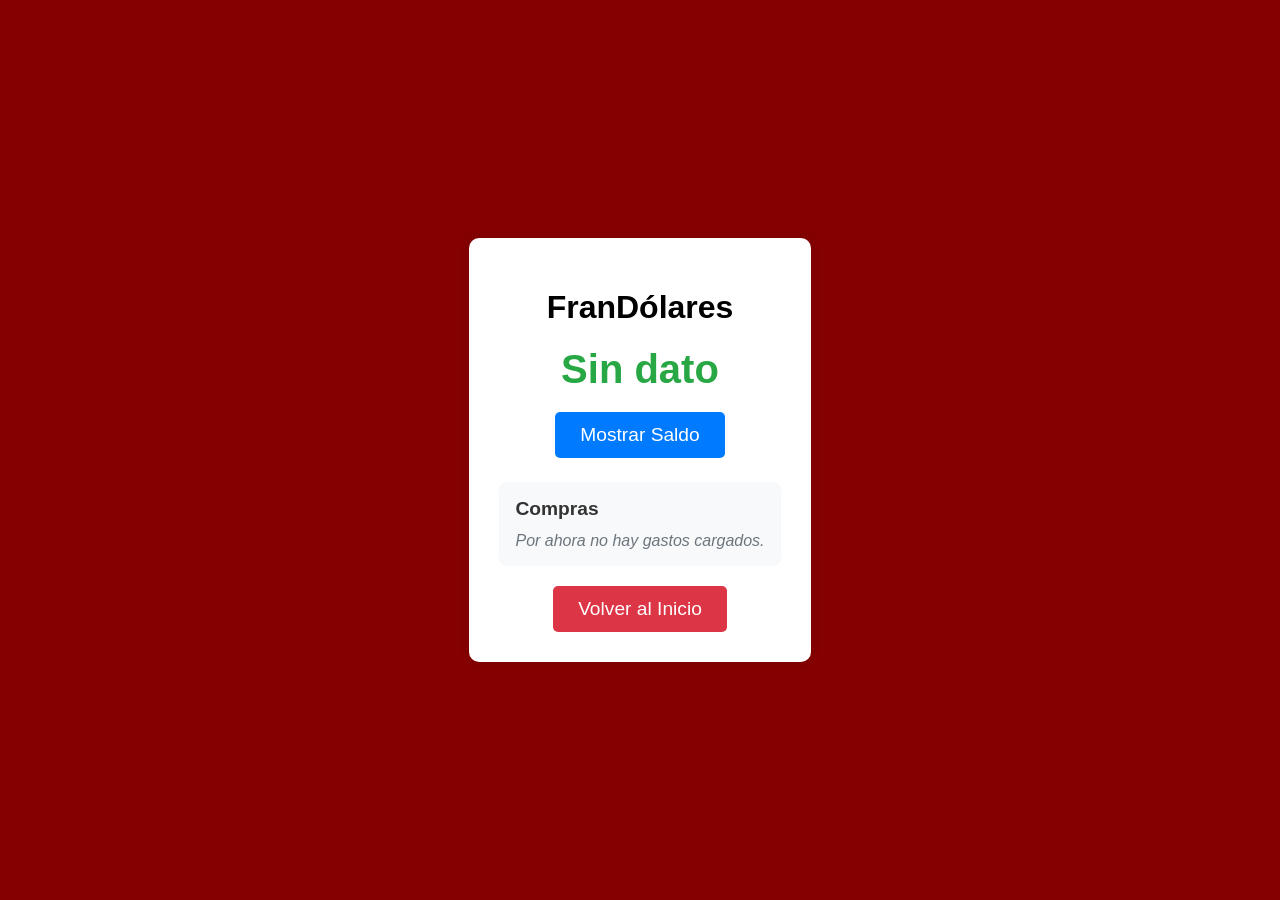
<file: Querandies.html>
<!DOCTYPE html>
<html lang="es">
<head>
     <link rel="shortcut icon" href="bruja.ico">
    <meta charset="UTF-8">
    <meta name="viewport" content="width=device-width, initial-scale=1.0">
    <title>Billetera Virtual Querandíes</title>
    <style>
        body {
            font-family: Arial, sans-serif;
            text-align: center;
            background-color: #850000;
            background-image: url(''); /* Agrega aquí la URL de tu imagen de fondo */
            background-size: cover;
            background-position: center;
            margin: 0;
            padding: 0;
            height: 100vh;
            display: flex;
            justify-content: center;
            align-items: center;
        }
        .wallet-container {
            max-width: 600px;
            margin: 0 auto;
            background: white;
            padding: 20px;
            border-radius: 10px;
            box-shadow: 0 0 10px rgba(0,0,0,0.1);
        }
        .balance {
            font-size: 2rem;
            font-weight: bold;
            margin: 20px 0;
            color: #28a745;
        }
        button {
            padding: 10px 20px;
            background: #007bff;
            color: white;
            border: none;
            border-radius: 5px;
            cursor: pointer;
            font-size: 1rem;
        }
        button:hover {
            background: #0056b3;
        }
        .back-btn {
            display: inline-block;
            padding: 10px 20px;
            background: #dc3545;
            color: white;
            text-decoration: none;
            border-radius: 5px;
            font-size: 1rem;
            margin-top: 20px;
        }
        .back-btn:hover {
            background: #c82333;
        }
        .expenses-section {
            margin-top: 24px;
            padding: 16px;
            background: #f8f9fa;
            border-radius: 8px;
            text-align: left;
        }
        .expenses-section h2 {
            margin: 0 0 12px;
            font-size: 1.2rem;
            color: #333;
        }
        .expenses-list {
            list-style: none;
            padding: 0;
            margin: 0;
            display: grid;
            gap: 8px;
        }
        .expense-item {
            display: flex;
            justify-content: space-between;
            align-items: center;
            padding: 10px 12px;
            background: white;
            border-radius: 6px;
            box-shadow: 0 1px 3px rgba(0,0,0,0.08);
        }
        .expense-name {
            font-weight: 600;
            color: #333;
        }
        .expense-amount {
            color: #dc3545;
            font-weight: bold;
        }
        .expense-empty {
            color: #6c757d;
            font-style: italic;
        }
        @media (min-width: 768px) {
            .wallet-container {
                max-width: 800px;
                padding: 30px;
            }
            .balance {
                font-size: 2.5rem;
            }
            button, .back-btn {
                font-size: 1.2rem;
                padding: 12px 25px;
            }
        }
    </style>
</head>
<body>
    <div class="wallet-container">
        <h1>FranDólares</h1>
        
        <!-- Saldo -->
        <div class="balance" id="balance">----</div>
        <button id="toggleBtn">Mostrar Saldo</button>

        <div class="expenses-section">
            <h2>Compras</h2>
            <ul id="expensesList" class="expenses-list">
                <li class="expense-empty">Cargando gastos...</li>
            </ul>
        </div>
        
        <a href="index.html" class="back-btn">Volver al Inicio</a>
    </div>
    <script src="banco-fd.js"></script>
</body>
</html>
</file>
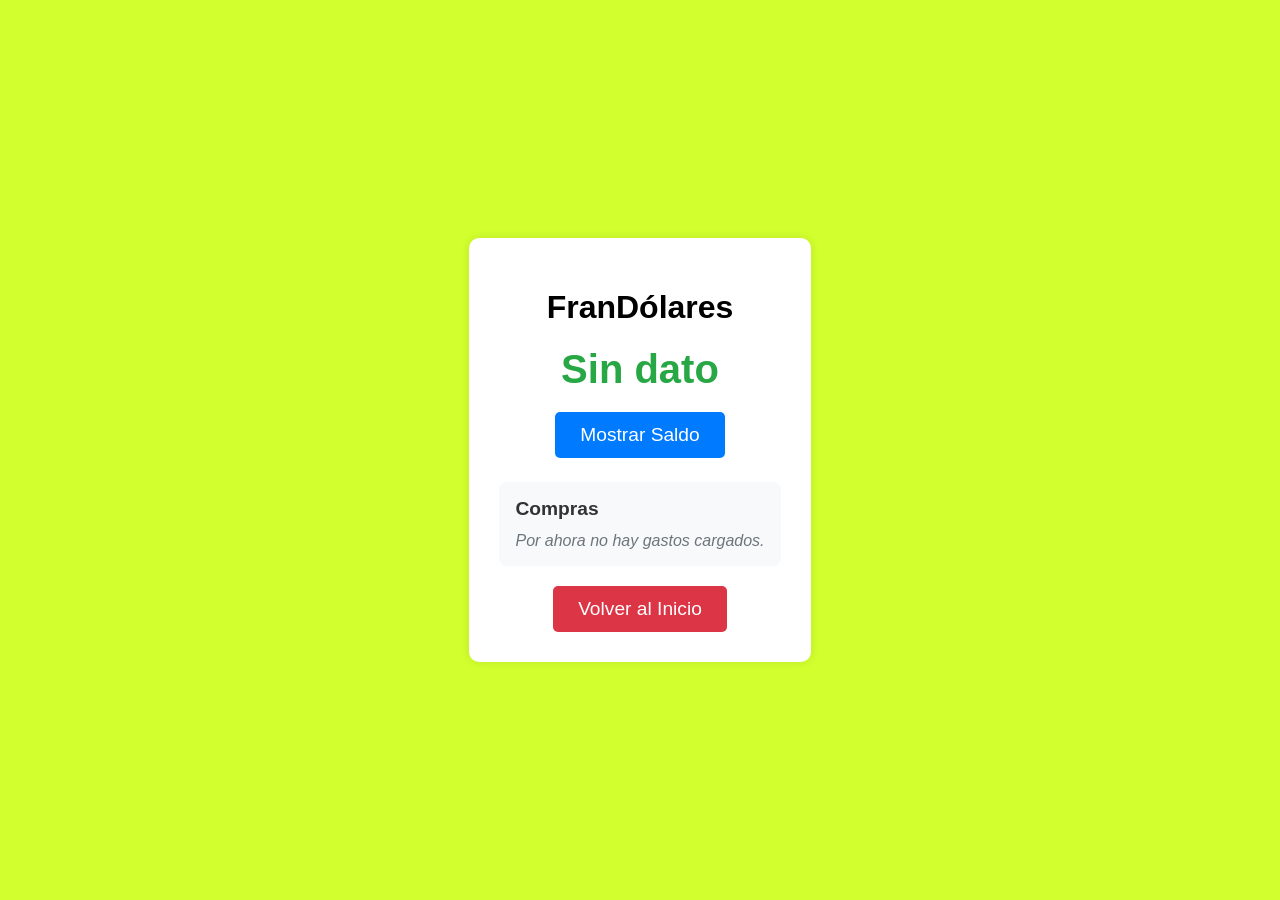
<file: Ranqueles.html>
<!DOCTYPE html>
<html lang="es">
<head>
     <link rel="shortcut icon" href="bruja.ico">
    <meta charset="UTF-8">
    <meta name="viewport" content="width=device-width, initial-scale=1.0">
    <title>Billetera Virtual Ranqueles</title>
    <style>
        body {
            font-family: Arial, sans-serif;
            text-align: center;
            background-color: #d2ff2e;
            background-image: url(''); /* Agrega aquí la URL de tu imagen de fondo */
            background-size: cover;
            background-position: center;
            margin: 0;
            padding: 0;
            height: 100vh;
            display: flex;
            justify-content: center;
            align-items: center;
        }
        .wallet-container {
            max-width: 600px;
            margin: 0 auto;
            background: white;
            padding: 20px;
            border-radius: 10px;
            box-shadow: 0 0 10px rgba(0,0,0,0.1);
        }
        .balance {
            font-size: 2rem;
            font-weight: bold;
            margin: 20px 0;
            color: #28a745;
        }
        button {
            padding: 10px 20px;
            background: #007bff;
            color: white;
            border: none;
            border-radius: 5px;
            cursor: pointer;
            font-size: 1rem;
        }
        button:hover {
            background: #0056b3;
        }
        .back-btn {
            display: inline-block;
            padding: 10px 20px;
            background: #dc3545;
            color: white;
            text-decoration: none;
            border-radius: 5px;
            font-size: 1rem;
            margin-top: 20px;
        }
        .back-btn:hover {
            background: #c82333;
        }
        .expenses-section {
            margin-top: 24px;
            padding: 16px;
            background: #f8f9fa;
            border-radius: 8px;
            text-align: left;
        }
        .expenses-section h2 {
            margin: 0 0 12px;
            font-size: 1.2rem;
            color: #333;
        }
        .expenses-list {
            list-style: none;
            padding: 0;
            margin: 0;
            display: grid;
            gap: 8px;
        }
        .expense-item {
            display: flex;
            justify-content: space-between;
            align-items: center;
            padding: 10px 12px;
            background: white;
            border-radius: 6px;
            box-shadow: 0 1px 3px rgba(0,0,0,0.08);
        }
        .expense-name {
            font-weight: 600;
            color: #333;
        }
        .expense-amount {
            color: #dc3545;
            font-weight: bold;
        }
        .expense-empty {
            color: #6c757d;
            font-style: italic;
        }
        @media (min-width: 768px) {
            .wallet-container {
                max-width: 800px;
                padding: 30px;
            }
            .balance {
                font-size: 2.5rem;
            }
            button, .back-btn {
                font-size: 1.2rem;
                padding: 12px 25px;
            }
        }
    </style>
</head>
<body>
    <div class="wallet-container">
        <h1>FranDólares</h1>
        
        <!-- Saldo -->
        <div class="balance" id="balance">----</div>
        <button id="toggleBtn">Mostrar Saldo</button>

        <div class="expenses-section">
            <h2>Compras</h2>
            <ul id="expensesList" class="expenses-list">
                <li class="expense-empty">Cargando gastos...</li>
            </ul>
        </div>
        
        <a href="index.html" class="back-btn">Volver al Inicio</a>
    </div>
    <script src="banco-fd.js"></script>
</body>
</html>
</file>
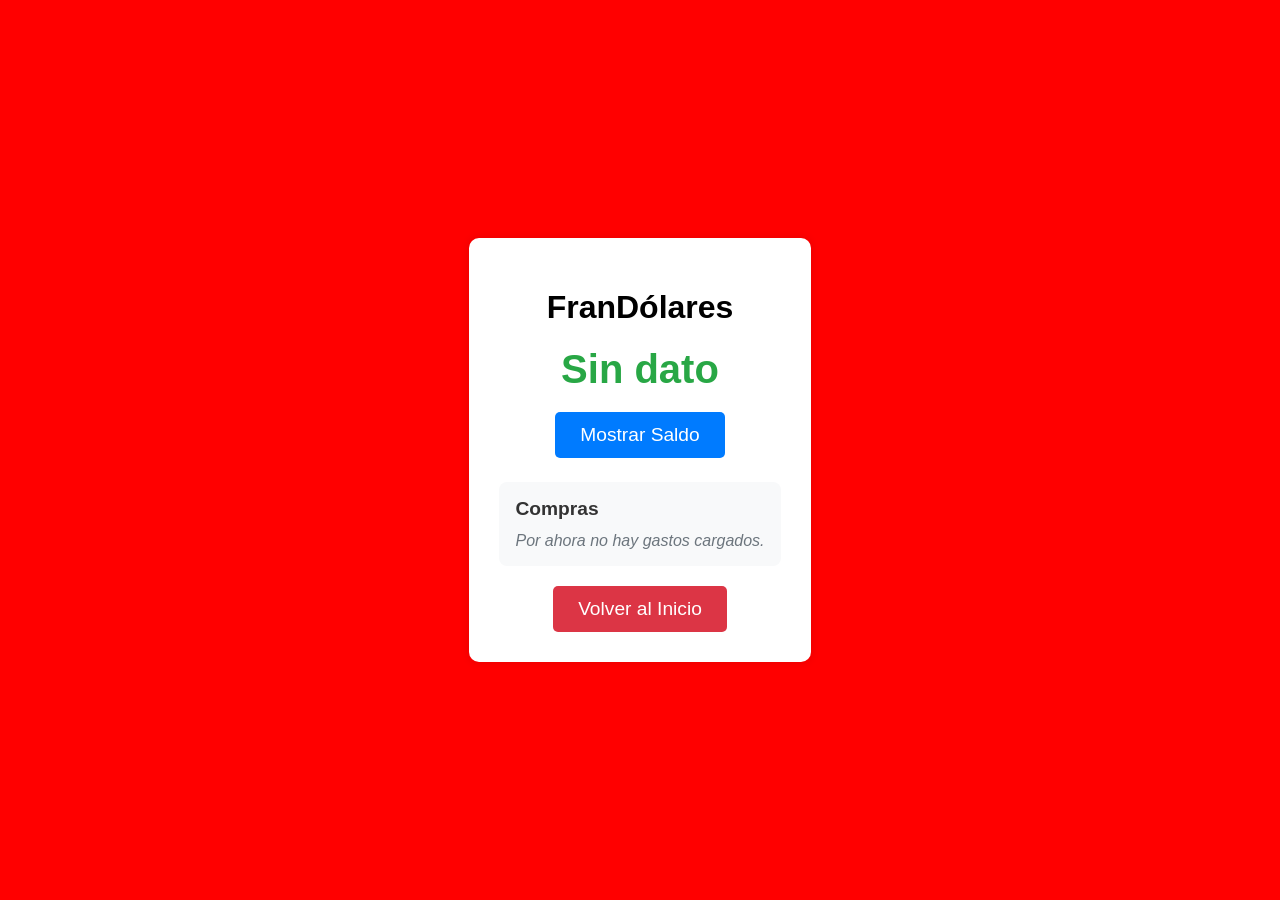
<file: Tobas.html>
<!DOCTYPE html>
<html lang="es">
<head>
     <link rel="shortcut icon" href="bruja.ico">
    <meta charset="UTF-8">
    <meta name="viewport" content="width=device-width, initial-scale=1.0">
    <title>Billetera Virtual Tobas</title>
    <style>
        body {
            font-family: Arial, sans-serif;
            text-align: center;
            background-color: #ff0000;
            background-image: url(''); /* Agrega aquí la URL de tu imagen de fondo */
            background-size: cover;
            background-position: center;
            margin: 0;
            padding: 0;
            height: 100vh;
            display: flex;
            justify-content: center;
            align-items: center;
        }
        .wallet-container {
            max-width: 600px;
            margin: 0 auto;
            background: white;
            padding: 20px;
            border-radius: 10px;
            box-shadow: 0 0 10px rgba(0,0,0,0.1);
        }
        .balance {
            font-size: 2rem;
            font-weight: bold;
            margin: 20px 0;
            color: #28a745;
        }
        button {
            padding: 10px 20px;
            background: #007bff;
            color: white;
            border: none;
            border-radius: 5px;
            cursor: pointer;
            font-size: 1rem;
        }
        button:hover {
            background: #0056b3;
        }
        .back-btn {
            display: inline-block;
            padding: 10px 20px;
            background: #dc3545;
            color: white;
            text-decoration: none;
            border-radius: 5px;
            font-size: 1rem;
            margin-top: 20px;
        }
        .back-btn:hover {
            background: #c82333;
        }
        .expenses-section {
            margin-top: 24px;
            padding: 16px;
            background: #f8f9fa;
            border-radius: 8px;
            text-align: left;
        }
        .expenses-section h2 {
            margin: 0 0 12px;
            font-size: 1.2rem;
            color: #333;
        }
        .expenses-list {
            list-style: none;
            padding: 0;
            margin: 0;
            display: grid;
            gap: 8px;
        }
        .expense-item {
            display: flex;
            justify-content: space-between;
            align-items: center;
            padding: 10px 12px;
            background: white;
            border-radius: 6px;
            box-shadow: 0 1px 3px rgba(0,0,0,0.08);
        }
        .expense-name {
            font-weight: 600;
            color: #333;
        }
        .expense-amount {
            color: #dc3545;
            font-weight: bold;
        }
        .expense-empty {
            color: #6c757d;
            font-style: italic;
        }
        @media (min-width: 768px) {
            .wallet-container {
                max-width: 800px;
                padding: 30px;
            }
            .balance {
                font-size: 2.5rem;
            }
            button, .back-btn {
                font-size: 1.2rem;
                padding: 12px 25px;
            }
        }
    </style>
</head>
<body>
    <div class="wallet-container">
        <h1>FranDólares</h1>
        
        <!-- Saldo -->
        <div class="balance" id="balance">----</div>
        <button id="toggleBtn">Mostrar Saldo</button>

        <div class="expenses-section">
            <h2>Compras</h2>
            <ul id="expensesList" class="expenses-list">
                <li class="expense-empty">Cargando gastos...</li>
            </ul>
        </div>
        
        <a href="index.html" class="back-btn">Volver al Inicio</a>
    </div>
    <script src="banco-fd.js"></script>
</body>
</html>
</file>
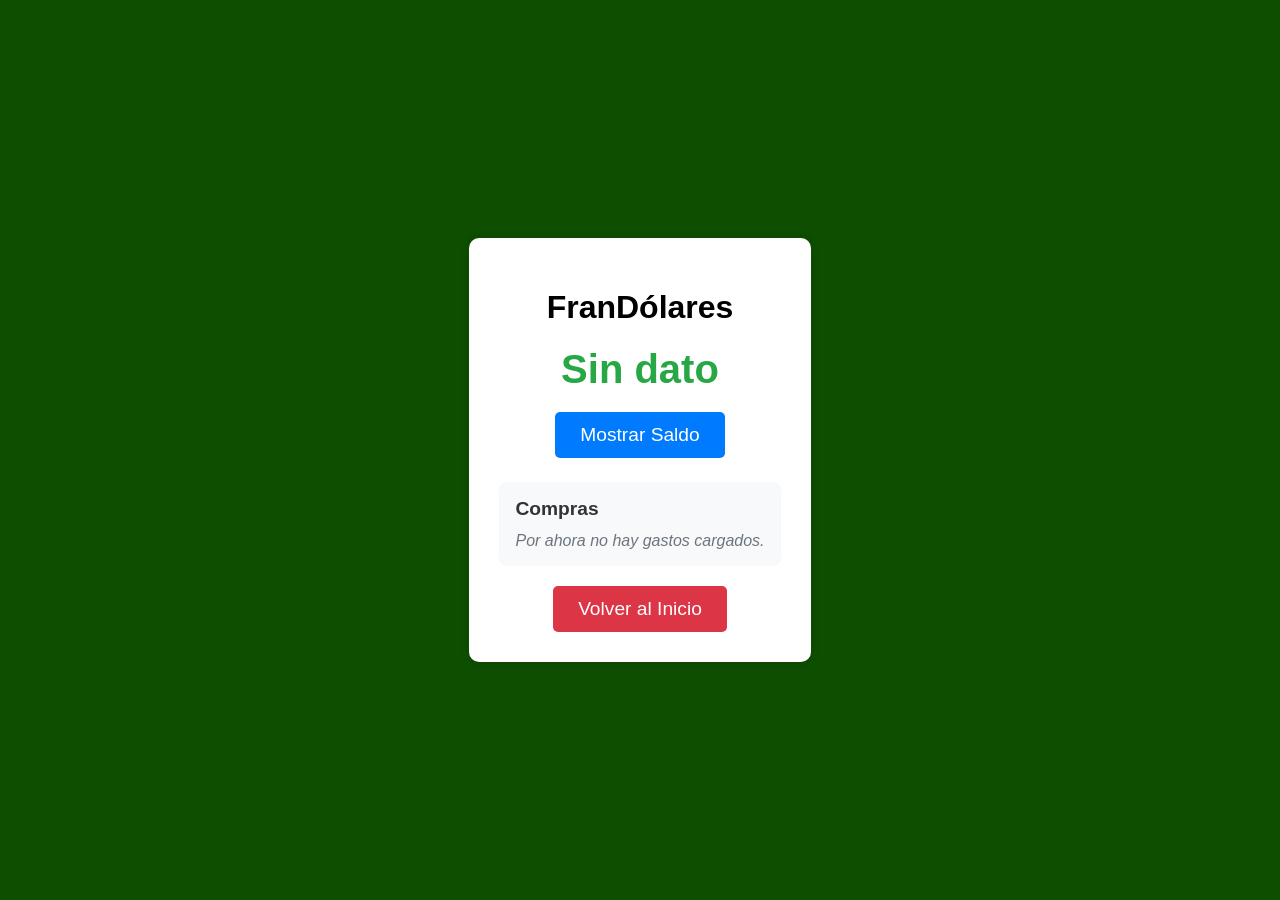
<file: Wichis.html>
<!DOCTYPE html>
<html lang="es">
<head>
     <link rel="shortcut icon" href="bruja.ico">
    <meta charset="UTF-8">
    <meta name="viewport" content="width=device-width, initial-scale=1.0">
    <title>Billetera Virtual Wichis</title>
    <style>
        body {
            font-family: Arial, sans-serif;
            text-align: center;
            background-color: #0d4e00;
            background-image: url(''); /* Agrega aquí la URL de tu imagen de fondo */
            background-size: cover;
            background-position: center;
            margin: 0;
            padding: 0;
            height: 100vh;
            display: flex;
            justify-content: center;
            align-items: center;
        }
        .wallet-container {
            max-width: 600px;
            margin: 0 auto;
            background: white;
            padding: 20px;
            border-radius: 10px;
            box-shadow: 0 0 10px rgba(0,0,0,0.1);
        }
        .balance {
            font-size: 2rem;
            font-weight: bold;
            margin: 20px 0;
            color: #28a745;
        }
        button {
            padding: 10px 20px;
            background: #007bff;
            color: white;
            border: none;
            border-radius: 5px;
            cursor: pointer;
            font-size: 1rem;
        }
        button:hover {
            background: #0056b3;
        }
        .back-btn {
            display: inline-block;
            padding: 10px 20px;
            background: #dc3545;
            color: white;
            text-decoration: none;
            border-radius: 5px;
            font-size: 1rem;
            margin-top: 20px;
        }
        .back-btn:hover {
            background: #c82333;
        }
        .expenses-section {
            margin-top: 24px;
            padding: 16px;
            background: #f8f9fa;
            border-radius: 8px;
            text-align: left;
        }
        .expenses-section h2 {
            margin: 0 0 12px;
            font-size: 1.2rem;
            color: #333;
        }
        .expenses-list {
            list-style: none;
            padding: 0;
            margin: 0;
            display: grid;
            gap: 8px;
        }
        .expense-item {
            display: flex;
            justify-content: space-between;
            align-items: center;
            padding: 10px 12px;
            background: white;
            border-radius: 6px;
            box-shadow: 0 1px 3px rgba(0,0,0,0.08);
        }
        .expense-name {
            font-weight: 600;
            color: #333;
        }
        .expense-amount {
            color: #dc3545;
            font-weight: bold;
        }
        .expense-empty {
            color: #6c757d;
            font-style: italic;
        }
        @media (min-width: 768px) {
            .wallet-container {
                max-width: 800px;
                padding: 30px;
            }
            .balance {
                font-size: 2.5rem;
            }
            button, .back-btn {
                font-size: 1.2rem;
                padding: 12px 25px;
            }
        }
    </style>
</head>
<body>
    <div class="wallet-container">
        <h1>FranDólares</h1>
        
        <!-- Saldo -->
        <div class="balance" id="balance">----</div>
        <button id="toggleBtn">Mostrar Saldo</button>

        <div class="expenses-section">
            <h2>Compras</h2>
            <ul id="expensesList" class="expenses-list">
                <li class="expense-empty">Cargando gastos...</li>
            </ul>
        </div>
        
        <a href="index.html" class="back-btn">Volver al Inicio</a>
    </div>
    <script src="banco-fd.js"></script>
</body>
</html>
</file>
<file: styles.css>
:root {
  color-scheme: light;
  --bg: #6596f0;
  --bg-accent: #262ea3;
  --surface: rgba(255, 251, 246, 0.88);
  --surface-strong: #fffaf3;
  --text: #201814;
  --muted: #675a52;
  --border: rgba(47, 33, 25, 0.12);
  --shadow: 0 22px 60px rgba(53, 35, 23, 0.14);
  --radius-xl: 28px;
  --radius-lg: 22px;
  --radius-md: 16px;
  --page-width: 1320px;
}

* {
  box-sizing: border-box;
}

html {
  scroll-behavior: smooth;
}

body {
  margin: 0;
  min-height: 100vh;
  color: var(--text);
  font-family: "Trebuchet MS", "Segoe UI", sans-serif;
  background:
    radial-gradient(circle at top left, rgba(186, 138, 78, 0.22), transparent 32%),
    radial-gradient(circle at top right, rgba(104, 80, 60, 0.18), transparent 28%),
    linear-gradient(180deg, #f8f1e8 0%, #f2e8dc 45%, #efe5d7 100%);
}

body.has-fullscreen-card {
  overflow: hidden;
}

body::before {
  content: "";
  position: fixed;
  inset: 0;
  pointer-events: none;
  background-image: linear-gradient(rgba(255, 255, 255, 0.12) 1px, transparent 1px), linear-gradient(90deg, rgba(255, 255, 255, 0.12) 1px, transparent 1px);
  background-size: 40px 40px;
  mask-image: linear-gradient(180deg, rgba(0, 0, 0, 0.18), transparent 80%);
  opacity: 0.5;
}

.page-shell {
  width: min(var(--page-width), calc(100% - 32px));
  margin: 0 auto;
  padding: 28px 0 56px;
}

.hero {
  display: grid;
  grid-template-columns: 1fr;
  gap: 24px;
  align-items: start;
  padding: 28px;
  border: 1px solid var(--border);
  border-radius: var(--radius-xl);
  background: linear-gradient(135deg, rgba(255, 250, 244, 0.92), rgba(248, 236, 220, 0.84));
  box-shadow: var(--shadow);
  backdrop-filter: blur(14px);
}

.eyebrow {
  margin: 0 0 12px;
  text-transform: uppercase;
  letter-spacing: 0.18em;
  font-size: 0.78rem;
  color: #7b5b35;
  font-weight: 700;
}

.hero h1 {
  margin: 0;
  max-width: 14ch;
  font-family: "Georgia", "Times New Roman", serif;
  font-size: clamp(2.3rem, 4vw, 4.7rem);
  line-height: 0.95;
  letter-spacing: -0.04em;
}

.hero-text {
  max-width: 60ch;
  margin: 16px 0 0;
  color: var(--muted);
  font-size: 1.02rem;
  line-height: 1.6;
}

.filter-bar {
  display: flex;
  flex-wrap: wrap;
  gap: 10px;
  margin-top: 18px;
}

.filter-button {
  appearance: none;
  border: 1px solid rgba(86, 56, 31, 0.14);
  background: rgba(255, 255, 255, 0.72);
  color: var(--text);
  border-radius: 999px;
  padding: 10px 14px;
  font: inherit;
  font-weight: 700;
  cursor: pointer;
  transition: transform 0.18s ease, background 0.18s ease, color 0.18s ease, box-shadow 0.18s ease;
}

.filter-button:hover,
.filter-button:focus-visible {
  transform: translateY(-1px);
  box-shadow: 0 10px 20px rgba(68, 44, 24, 0.08);
}

.filter-button.is-active {
  background: var(--accent, #b46b2c);
  color: #fff;
  border-color: transparent;
}

.hero-stats {
  display: grid;
  grid-template-columns: repeat(3, minmax(0, 1fr));
  gap: 12px;
}

.hero-stats article {
  padding: 16px 14px;
  border-radius: var(--radius-md);
  background: rgba(255, 255, 255, 0.72);
  border: 1px solid rgba(80, 53, 31, 0.1);
  text-align: center;
}

.hero-stats strong {
  display: block;
  font-size: clamp(1.4rem, 2.2vw, 2.3rem);
  line-height: 1;
}

.hero-stats span {
  display: block;
  margin-top: 6px;
  color: var(--muted);
  font-size: 0.92rem;
}

.categories-grid {
  display: grid;
  gap: 24px;
  margin-top: 28px;
}

.category {
  padding: 22px;
  border-radius: var(--radius-xl);
  border: 1px solid var(--border);
  background: linear-gradient(180deg, rgba(255, 255, 255, 0.78), rgba(255, 248, 240, 0.92));
  box-shadow: 0 18px 42px rgba(83, 54, 31, 0.09);
}

.category[hidden] {
  display: none;
}

.category-header {
  display: flex;
  justify-content: space-between;
  align-items: end;
  gap: 18px;
  margin-bottom: 18px;
}

.category-title {
  display: flex;
  align-items: center;
  gap: 12px;
}

.category-title h2 {
  margin: 0;
  font-family: "Georgia", "Times New Roman", serif;
  font-size: clamp(1.5rem, 2.2vw, 2.2rem);
  letter-spacing: -0.03em;
}

.category-title p {
  margin: 4px 0 0;
  color: var(--muted);
}

.category-badge {
  width: 18px;
  height: 18px;
  border-radius: 50%;
  flex: none;
  box-shadow: 0 0 0 6px rgba(0, 0, 0, 0.04);
}

.category-count {
  margin: 0;
  color: var(--muted);
  font-weight: 700;
}

.cards {
  display: grid;
  grid-template-columns: repeat(5, minmax(0, 1fr));
  gap: 18px;
}

.card-wrap {
  position: relative;
  display: flex;
  flex-direction: column;
  gap: 10px;
  padding: 10px;
  border-radius: 24px;
  background: linear-gradient(180deg, rgba(255, 255, 255, 0.86), rgba(246, 236, 223, 0.92));
  border: 1px solid rgba(73, 47, 27, 0.15);
  box-shadow: 0 10px 24px rgba(35, 21, 12, 0.12);
  transform-origin: center;
  transition: transform 0.25s ease, box-shadow 0.25s ease;
}

.card-wrap.is-expanded {
  transform: scale(1.07);
  z-index: 12;
  box-shadow: 0 22px 36px rgba(38, 23, 14, 0.2);
}

.card-wrap.is-fullscreen {
  position: fixed;
  inset: 14px;
  margin: auto;
  width: min(92vw, calc(94vh * var(--media-ratio, 0.75)));
  height: min(94vh, calc(92vw / var(--media-ratio, 0.75)));
  z-index: 1100;
  display: grid;
  grid-template-rows: 1fr auto;
  gap: 14px;
  padding: 14px;
  border-radius: 28px;
  background: rgba(250, 244, 236, 0.98);
  box-shadow: 0 30px 70px rgba(0, 0, 0, 0.38);
}

.card-wrap.is-fullscreen .card-visual {
  height: 100%;
}

.card-visual {
  appearance: none;
  border: 0;
  background: transparent;
  padding: 0;
  border-radius: 18px;
  cursor: pointer;
  perspective: 1000px;
}

.card-3d {
  position: relative;
  width: 100%;
  aspect-ratio: 3 / 4;
  border-radius: 18px;
  transform-style: preserve-3d;
  transition: transform 0.6s ease;
}

.card-wrap.is-flipped .card-3d {
  transform: rotateY(180deg);
}

.card-face {
  position: absolute;
  inset: 0;
  border-radius: 18px;
  backface-visibility: hidden;
  overflow: hidden;
  border: 2px solid color-mix(in srgb, var(--accent) 42%, white);
}

.card-face img {
  width: 100%;
  height: 100%;
  object-fit: cover;
  display: block;
}

.card-wrap.is-fullscreen .card-3d {
  height: 100%;
  aspect-ratio: auto;
}

.card-wrap.is-fullscreen .card-face img {
  object-fit: contain;
  background: transparent;
}

.card-back {
  transform: rotateY(180deg);
}

.card-footer {
  display: flex;
  justify-content: center;
}

.flip-button {
  appearance: none;
  border: none;
  cursor: pointer;
  padding: 10px 16px;
  border-radius: 999px;
  color: #fff;
  background: linear-gradient(135deg, var(--accent), color-mix(in srgb, var(--accent) 72%, black));
  box-shadow: 0 10px 22px color-mix(in srgb, var(--accent) 32%, transparent);
  font: inherit;
  font-weight: 700;
  letter-spacing: 0.01em;
  transition: transform 0.18s ease, box-shadow 0.18s ease, filter 0.18s ease;
}

.flip-button:hover,
.flip-button:focus-visible {
  transform: translateY(-2px);
  filter: brightness(1.04);
  box-shadow: 0 14px 26px color-mix(in srgb, var(--accent) 34%, transparent);
}

.flip-button:focus-visible,
.card-visual:focus-visible {
  outline: 3px solid color-mix(in srgb, var(--accent) 28%, white);
  outline-offset: 3px;
}

.fullscreen-backdrop {
  position: fixed;
  inset: 0;
  z-index: 1000;
  background: rgba(14, 11, 9, 0.72);
  backdrop-filter: blur(4px);
}

@media (max-width: 1100px) {
  .cards {
    grid-template-columns: repeat(3, minmax(0, 1fr));
  }
}

@media (max-width: 720px) {
  .page-shell {
    width: min(100% - 20px, var(--page-width));
    padding-top: 16px;
  }

  .hero,
  .category {
    padding: 18px;
  }

  .filter-bar {
    flex-direction: column;
  }

  .filter-button {
    width: 100%;
  }

  .category-header {
    flex-direction: column;
    align-items: start;
  }

  .cards {
    grid-template-columns: repeat(2, minmax(0, 1fr));
  }

  .card-wrap.is-fullscreen {
    inset: 8px;
    width: min(96vw, calc(97vh * var(--media-ratio, 0.75)));
    height: min(97vh, calc(96vw / var(--media-ratio, 0.75)));
  }
}

@media (max-width: 520px) {
  .cards {
    grid-template-columns: 1fr;
  }

  .card-wrap.is-fullscreen {
    inset: 4px;
    width: min(98vw, calc(98vh * var(--media-ratio, 0.75)));
    height: min(98vh, calc(98vw / var(--media-ratio, 0.75)));
  }
}
</file>
